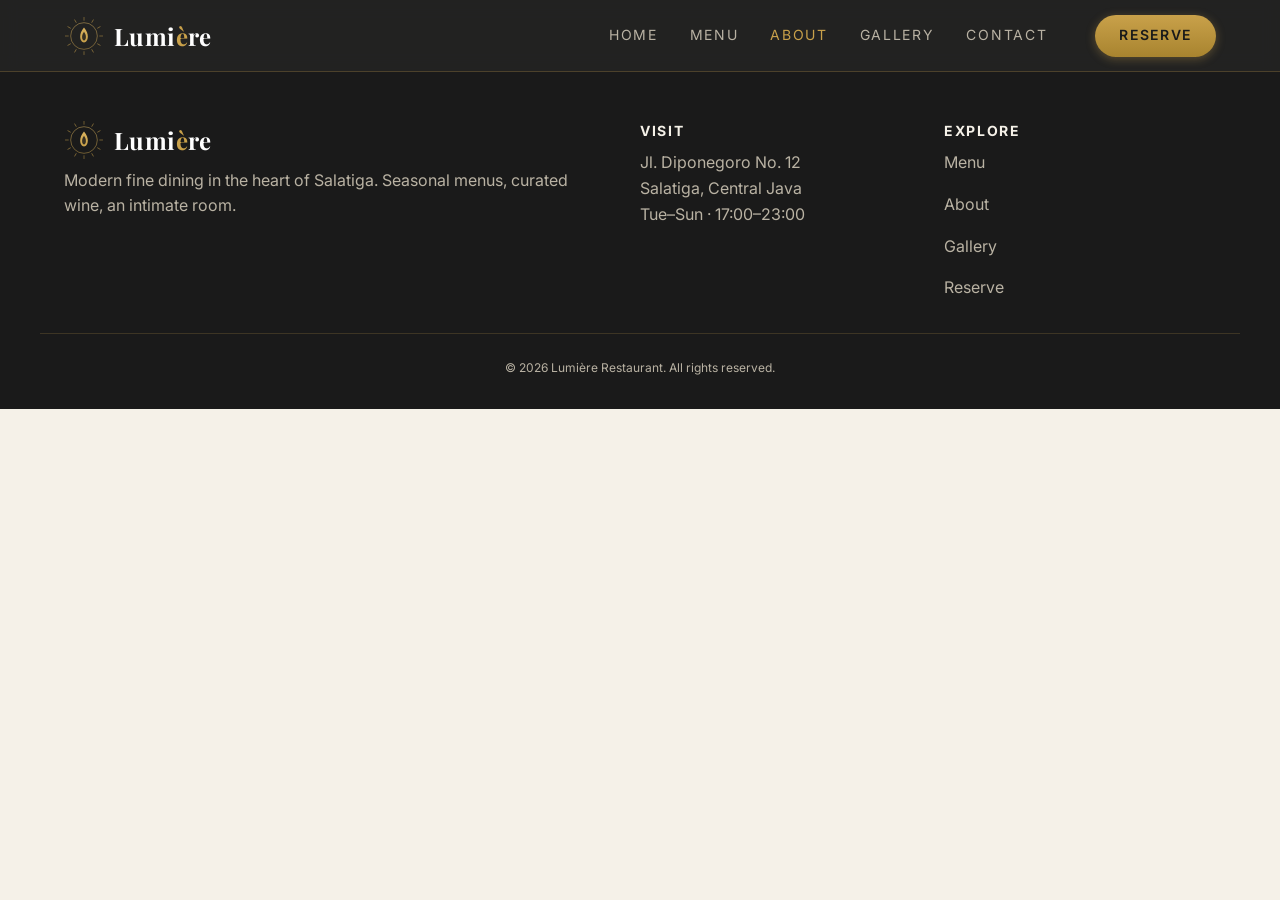
<file: about.html>
<!DOCTYPE html>
<html lang="en">

<head>
  <meta charset="UTF-8">
  <meta name="viewport" content="width=device-width, initial-scale=1">
  <title>About — Lumiere</title>
  <meta name="description" content="About Lumière: our story, our chef, and our values.">
  <link rel="preconnect" href="https://fonts.googleapis.com">
  <link rel="preconnect" href="https://fonts.gstatic.com" crossorigin>
  <link
    href="https://fonts.googleapis.com/css2?family=Playfair+Display:wght@500;600;700&family=Inter:wght@400;500;600&display=swap"
    rel="stylesheet">
  <link rel="icon" type="image/svg+xml" href="assets/logo-mark.svg">
  <link rel="stylesheet" href="css/about.css">
</head>

<body>
  <a class="skip-link" href="#main">Skip to content</a>
  <header class="nav" data-open="false">
    <div class="container nav-inner">
      <a class="nav-brand" href="index.html"><img class="brand-mark" src="assets/logo-mark.svg" alt="" width="32" height="32"><span class="brand-text"><span class="brand-word">Lumi<span>è</span>re</span></span></a>
      <button class="nav-toggle" aria-label="Toggle navigation" aria-expanded="false" aria-controls="nav-links">
        <span></span><span></span><span></span>
      </button>
      <nav id="nav-links" class="nav-links" aria-label="Primary">
        <a href="index.html">Home</a>
        <a href="menu.html">Menu</a>
        <a href="about.html">About</a>
        <a href="gallery.html">Gallery</a>
        <a href="contact.html">Contact</a>
        <a class="btn btn-primary" href="reservation.html">Reserve</a>
      </nav>
    </div>
  </header>

  <main id="main">
  </main>

  <footer class="footer">
    <div class="container footer-grid">
      <div>
        <p class="footer-brand"><img class="brand-mark" src="assets/logo-mark.svg" alt="" width="32" height="32"><span class="brand-text"><span class="brand-word">Lumi<span>è</span>re</span></span></p>
        <p>Modern fine dining in the heart of Salatiga. Seasonal menus, curated wine, an intimate room.</p>
      </div>
      <div>
        <h4>Visit</h4>
        <p>Jl. Diponegoro No. 12<br>Salatiga, Central Java</p>
        <p>Tue–Sun · 17:00–23:00</p>
      </div>
      <div>
        <h4>Explore</h4>
        <ul class="stack">
          <li><a href="menu.html">Menu</a></li>
          <li><a href="about.html">About</a></li>
          <li><a href="gallery.html">Gallery</a></li>
          <li><a href="reservation.html">Reserve</a></li>
        </ul>
      </div>
    </div>
    <div class="container footer-bottom">
      <p>© <span id="year">2026</span> Lumière Restaurant. All rights reserved.</p>
    </div>
  </footer>

  <script src="js/main.js"></script>
</body>

</html>
</file>
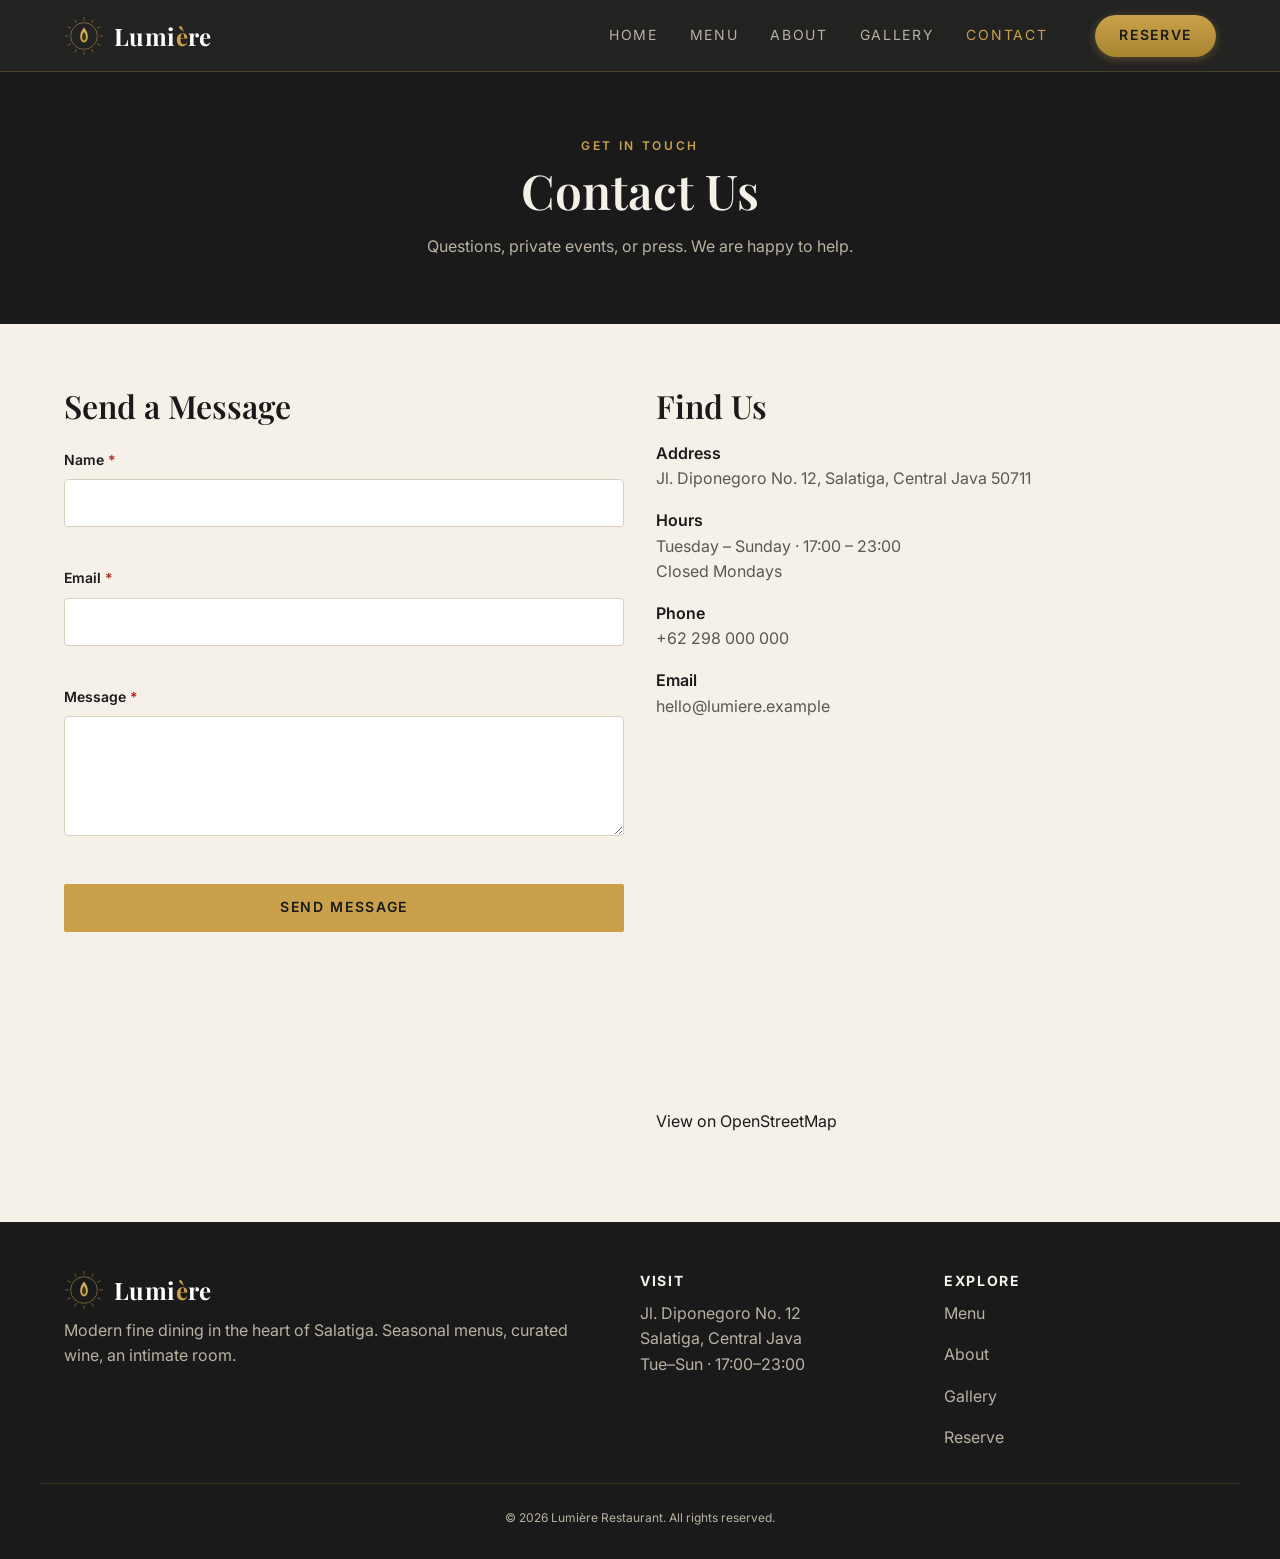
<file: contact.html>
<!DOCTYPE html>
<html lang="en">
<head>
  <meta charset="UTF-8">
  <meta name="viewport" content="width=device-width, initial-scale=1">
  <title>Contact — Lumiere</title>
  <meta name="description" content="Contact Lumière. Find us, our hours, and send us a message.">
  <link rel="preconnect" href="https://fonts.googleapis.com">
  <link rel="preconnect" href="https://fonts.gstatic.com" crossorigin>
  <link href="https://fonts.googleapis.com/css2?family=Playfair+Display:wght@500;600;700&family=Inter:wght@400;500;600&display=swap" rel="stylesheet">
  <link rel="icon" type="image/svg+xml" href="assets/logo-mark.svg">
  <link rel="stylesheet" href="css/contact.css">
</head>
<body>
  <a class="skip-link" href="#main">Skip to content</a>

  <header class="nav" data-open="false">
    <div class="container nav-inner">
      <a class="nav-brand" href="index.html"><img class="brand-mark" src="assets/logo-mark.svg" alt="" width="32" height="32"><span class="brand-text"><span class="brand-word">Lumi<span>è</span>re</span></span></a>
      <button class="nav-toggle" aria-label="Toggle navigation" aria-expanded="false" aria-controls="nav-links">
        <span></span><span></span><span></span>
      </button>
      <nav id="nav-links" class="nav-links" aria-label="Primary">
        <a href="index.html">Home</a>
        <a href="menu.html">Menu</a>
        <a href="about.html">About</a>
        <a href="gallery.html">Gallery</a>
        <a href="contact.html">Contact</a>
        <a class="btn btn-primary" href="reservation.html">Reserve</a>
      </nav>
    </div>
  </header>

  <main id="main">
    <section class="page-header">
      <div class="container">
        <span class="eyebrow">Get In Touch</span>
        <h1>Contact Us</h1>
        <p>Questions, private events, or press. We are happy to help.</p>
      </div>
    </section>

    <section class="section">
      <div class="container info-grid">
        <!-- Contact form -->
        <div>
          <h2 style="margin-bottom:var(--sp-3)">Send a Message</h2>
          <form class="form" data-validate-form data-success-msg="Thank you for reaching out. We will reply by email soon." novalidate>
            <div class="field">
              <label for="c-name">Name <span class="req" aria-hidden="true">*</span></label>
              <input id="c-name" name="name" type="text" autocomplete="name" data-validate="required" aria-describedby="c-name-err">
              <p class="error" id="c-name-err" aria-live="polite"></p>
            </div>
            <div class="field">
              <label for="c-email">Email <span class="req" aria-hidden="true">*</span></label>
              <input id="c-email" name="email" type="email" autocomplete="email" data-validate="required email" aria-describedby="c-email-err">
              <p class="error" id="c-email-err" aria-live="polite"></p>
            </div>
            <div class="field">
              <label for="c-message">Message <span class="req" aria-hidden="true">*</span></label>
              <textarea id="c-message" name="message" data-validate="required" aria-describedby="c-message-err"></textarea>
              <p class="error" id="c-message-err" aria-live="polite"></p>
            </div>
            <p class="form-status" role="status" aria-live="polite"></p>
            <button type="submit" class="btn btn-primary" style="width:100%">Send Message</button>
          </form>
        </div>

        <!-- Info + map -->
        <div class="stack">
          <h2>Find Us</h2>
          <dl class="info-list">
            <dt>Address</dt>
            <dd>Jl. Diponegoro No. 12, Salatiga, Central Java 50711</dd>
            <dt>Hours</dt>
            <dd>Tuesday – Sunday · 17:00 – 23:00<br>Closed Mondays</dd>
            <dt>Phone</dt>
            <dd><a href="tel:+62298000000">+62 298 000 000</a></dd>
            <dt>Email</dt>
            <dd><a href="mailto:hello@lumiere.example">hello@lumiere.example</a></dd>
          </dl>
          <iframe
            class="map-frame"
            title="Map showing Lumière in Salatiga"
            src="https://www.openstreetmap.org/export/embed.html?bbox=110.49%2C-7.34%2C110.51%2C-7.32&layer=mapnik&marker=-7.33%2C110.50"
            loading="lazy"></iframe>
          <p class="field"><a href="https://www.openstreetmap.org/?mlat=-7.33&mlon=110.50#map=16/-7.33/110.50" target="_blank" rel="noopener">View on OpenStreetMap</a></p>
        </div>
      </div>
    </section>
  </main>

  <footer class="footer">
    <div class="container footer-grid">
      <div>
        <p class="footer-brand"><img class="brand-mark" src="assets/logo-mark.svg" alt="" width="32" height="32"><span class="brand-text"><span class="brand-word">Lumi<span>è</span>re</span></span></p>
        <p>Modern fine dining in the heart of Salatiga. Seasonal menus, curated wine, an intimate room.</p>
      </div>
      <div>
        <h4>Visit</h4>
        <p>Jl. Diponegoro No. 12<br>Salatiga, Central Java</p>
        <p>Tue–Sun · 17:00–23:00</p>
      </div>
      <div>
        <h4>Explore</h4>
        <ul class="stack">
          <li><a href="menu.html">Menu</a></li>
          <li><a href="about.html">About</a></li>
          <li><a href="gallery.html">Gallery</a></li>
          <li><a href="reservation.html">Reserve</a></li>
        </ul>
      </div>
    </div>
    <div class="container footer-bottom">
      <p>© <span id="year">2026</span> Lumière Restaurant. All rights reserved.</p>
    </div>
  </footer>

  <script src="js/main.js"></script>
</body>
</html>
</file>
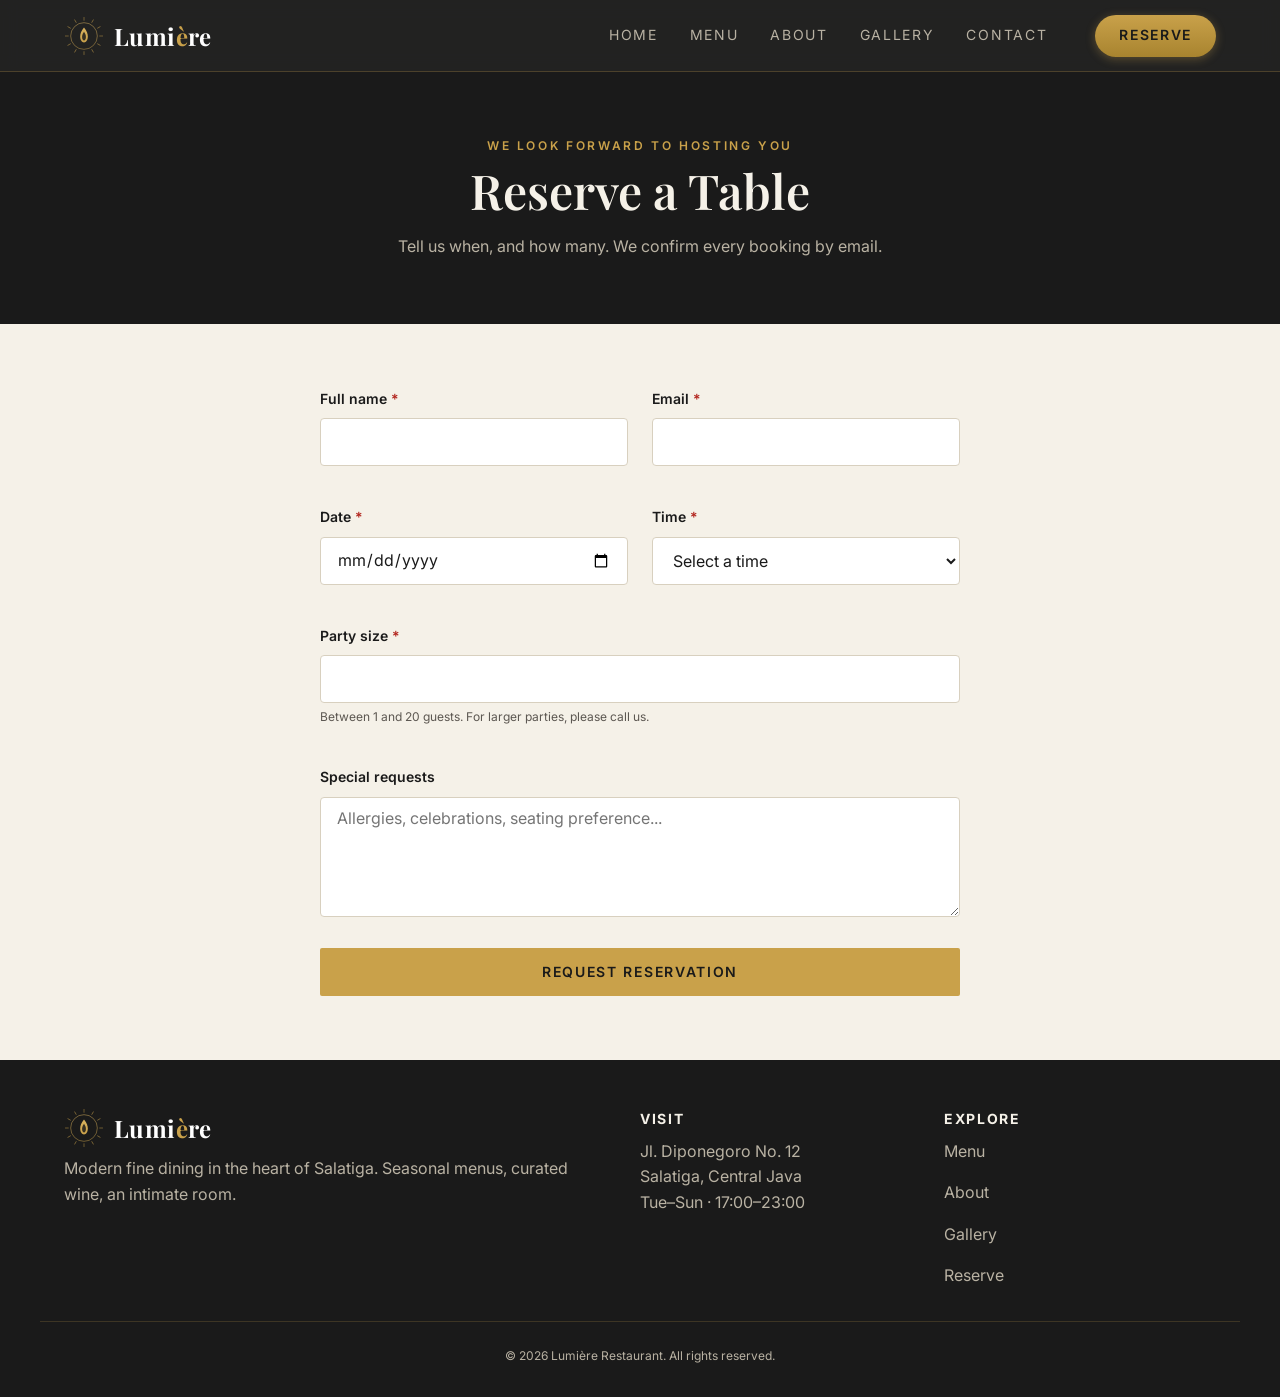
<file: reservation.html>
<!DOCTYPE html>
<html lang="en">
<head>
  <meta charset="UTF-8">
  <meta name="viewport" content="width=device-width, initial-scale=1">
  <title>Reservations — Lumiere</title>
  <meta name="description" content="Reserve a table at Lumière. Choose your date, time and party size.">
  <link rel="preconnect" href="https://fonts.googleapis.com">
  <link rel="preconnect" href="https://fonts.gstatic.com" crossorigin>
  <link href="https://fonts.googleapis.com/css2?family=Playfair+Display:wght@500;600;700&family=Inter:wght@400;500;600&display=swap" rel="stylesheet">
  <link rel="icon" type="image/svg+xml" href="assets/logo-mark.svg">
  <link rel="stylesheet" href="css/reservation.css">
</head>
<body>
  <a class="skip-link" href="#main">Skip to content</a>

  <header class="nav" data-open="false">
    <div class="container nav-inner">
      <a class="nav-brand" href="index.html"><img class="brand-mark" src="assets/logo-mark.svg" alt="" width="32" height="32"><span class="brand-text"><span class="brand-word">Lumi<span>è</span>re</span></span></a>
      <button class="nav-toggle" aria-label="Toggle navigation" aria-expanded="false" aria-controls="nav-links">
        <span></span><span></span><span></span>
      </button>
      <nav id="nav-links" class="nav-links" aria-label="Primary">
        <a href="index.html">Home</a>
        <a href="menu.html">Menu</a>
        <a href="about.html">About</a>
        <a href="gallery.html">Gallery</a>
        <a href="contact.html">Contact</a>
        <a class="btn btn-primary" href="reservation.html">Reserve</a>
      </nav>
    </div>
  </header>

  <main id="main">
    <section class="page-header">
      <div class="container">
        <span class="eyebrow">We Look Forward To Hosting You</span>
        <h1>Reserve a Table</h1>
        <p>Tell us when, and how many. We confirm every booking by email.</p>
      </div>
    </section>

    <section class="section">
      <div class="container">
        <form class="form" data-validate-form data-success-msg="Thank you. Your reservation request has been received. We will confirm by email shortly." novalidate>
          <div class="form-row form-row-2">
            <div class="field">
              <label for="r-name">Full name <span class="req" aria-hidden="true">*</span></label>
              <input id="r-name" name="name" type="text" autocomplete="name" data-validate="required" aria-describedby="r-name-err">
              <p class="error" id="r-name-err" aria-live="polite"></p>
            </div>
            <div class="field">
              <label for="r-email">Email <span class="req" aria-hidden="true">*</span></label>
              <input id="r-email" name="email" type="email" autocomplete="email" data-validate="required email" aria-describedby="r-email-err">
              <p class="error" id="r-email-err" aria-live="polite"></p>
            </div>
          </div>

          <div class="form-row form-row-2">
            <div class="field">
              <label for="r-date">Date <span class="req" aria-hidden="true">*</span></label>
              <input id="r-date" name="date" type="date" data-validate="required date" aria-describedby="r-date-err">
              <p class="error" id="r-date-err" aria-live="polite"></p>
            </div>
            <div class="field">
              <label for="r-time">Time <span class="req" aria-hidden="true">*</span></label>
              <select id="r-time" name="time" data-validate="required time" aria-describedby="r-time-err">
                <option value="">Select a time</option>
                <option>17:00</option><option>17:30</option><option>18:00</option>
                <option>18:30</option><option>19:00</option><option>19:30</option>
                <option>20:00</option><option>20:30</option><option>21:00</option>
              </select>
              <p class="error" id="r-time-err" aria-live="polite"></p>
            </div>
          </div>

          <div class="field">
            <label for="r-guests">Party size <span class="req" aria-hidden="true">*</span></label>
            <input id="r-guests" name="guests" type="number" min="1" max="20" inputmode="numeric" data-validate="required guests" aria-describedby="r-guests-help r-guests-err">
            <p class="help" id="r-guests-help">Between 1 and 20 guests. For larger parties, please call us.</p>
            <p class="error" id="r-guests-err" aria-live="polite"></p>
          </div>

          <div class="field">
            <label for="r-notes">Special requests</label>
            <textarea id="r-notes" name="notes" placeholder="Allergies, celebrations, seating preference..."></textarea>
          </div>

          <p class="form-status" role="status" aria-live="polite"></p>
          <button type="submit" class="btn btn-primary" style="width:100%">Request Reservation</button>
        </form>
      </div>
    </section>
  </main>

  <footer class="footer">
    <div class="container footer-grid">
      <div>
        <p class="footer-brand"><img class="brand-mark" src="assets/logo-mark.svg" alt="" width="32" height="32"><span class="brand-text"><span class="brand-word">Lumi<span>è</span>re</span></span></p>
        <p>Modern fine dining in the heart of Salatiga. Seasonal menus, curated wine, an intimate room.</p>
      </div>
      <div>
        <h4>Visit</h4>
        <p>Jl. Diponegoro No. 12<br>Salatiga, Central Java</p>
        <p>Tue–Sun · 17:00–23:00</p>
      </div>
      <div>
        <h4>Explore</h4>
        <ul class="stack">
          <li><a href="menu.html">Menu</a></li>
          <li><a href="about.html">About</a></li>
          <li><a href="gallery.html">Gallery</a></li>
          <li><a href="reservation.html">Reserve</a></li>
        </ul>
      </div>
    </div>
    <div class="container footer-bottom">
      <p>© <span id="year">2026</span> Lumière Restaurant. All rights reserved.</p>
    </div>
  </footer>

  <script src="js/main.js"></script>
</body>
</html>
</file>
<file: css/about.css>
:root {
  /* Color */
  --charcoal: #1a1a1a;
  --charcoal-90: #262626;
  --charcoal-80: #333333;
  --gold: #c9a14a;
  --gold-dark: #a8842f;
  --cream: #f5f1e8;
  --cream-dark: #e8e1d0;
  --white: #ffffff;
  --text: #1a1a1a;
  --text-muted: #5c5751;
  --text-on-dark: #f5f1e8;
  --text-on-dark-muted: #b9b2a3;
  --error: #b3261e;
  --success: #2e7d32;
  --border: #d8d0bf;

  /* Type scale */
  --fs-12: 0.75rem;
  --fs-14: 0.875rem;
  --fs-16: 1rem;
  --fs-18: 1.125rem;
  --fs-24: 1.5rem;
  --fs-32: 2rem;
  --fs-48: clamp(2.25rem, 6vw, 3rem);
  --fs-hero: clamp(2.75rem, 9vw, 4.5rem);

  /* Spacing (8pt rhythm) */
  --sp-1: 0.5rem;
  --sp-2: 1rem;
  --sp-3: 1.5rem;
  --sp-4: 2rem;
  --sp-6: 3rem;
  --sp-8: 4rem;
  --sp-12: 6rem;

  /* Misc */
  --radius: 4px;
  --maxw: 1200px;
  --nav-h: 72px;
  --shadow-sm: 0 1px 3px rgba(26, 26, 26, .08);
  --shadow-md: 0 8px 24px rgba(26, 26, 26, .12);
  --ease: cubic-bezier(.2, .7, .3, 1);
  --dur: 220ms;
}

*,
*::before,
*::after {
  box-sizing: border-box;
  margin: 0;
  padding: 0;
}

html {
  scroll-behavior: smooth;
  -webkit-text-size-adjust: 100%;
}

@media (prefers-reduced-motion: reduce) {
  html {
    scroll-behavior: auto;
  }

  *,
  *::before,
  *::after {
    animation-duration: .01ms !important;
    transition-duration: .01ms !important;
  }
}

img {
  max-width: 100%;
  height: auto;
  display: block;
}

a {
  color: inherit;
  text-decoration: none;
}

button {
  font: inherit;
  cursor: pointer;
  border: none;
  background: none;
}

ul {
  list-style: none;
}

body {
  font-family: 'Inter', system-ui, sans-serif;
  font-size: var(--fs-16);
  line-height: 1.6;
  color: var(--text);
  background: var(--cream);
  -webkit-font-smoothing: antialiased;
}

h1,
h2,
h3 {
  font-family: 'Playfair Display', Georgia, serif;
  font-weight: 600;
  line-height: 1.15;
  color: var(--charcoal);
}

h1 {
  font-size: var(--fs-48);
}

h2 {
  font-size: var(--fs-32);
}

h3 {
  font-size: var(--fs-24);
}

.container {
  width: 100%;
  max-width: var(--maxw);
  margin: 0 auto;
  padding: 0 var(--sp-3);
}

.stack > * + * {
  margin-top: var(--sp-2);
}

.btn {
  display: inline-flex;
  align-items: center;
  justify-content: center;
  gap: .5rem;
  min-height: 48px;
  padding: 0 var(--sp-4);
  font-size: var(--fs-14);
  font-weight: 600;
  letter-spacing: .12em;
  text-transform: uppercase;
  border-radius: 2px;
  transition:
    background var(--dur) var(--ease),
    color var(--dur) var(--ease),
    transform var(--dur) var(--ease);
}

.btn:active {
  transform: scale(.98);
}

.btn-primary {
  background: var(--gold);
  color: var(--charcoal);
}

.btn-primary:hover {
  background: var(--gold-dark);
  color: var(--white);
}

:focus-visible {
  outline: 3px solid var(--gold);
  outline-offset: 2px;
  border-radius: var(--radius);
}

.skip-link {
  position: absolute;
  left: -999px;
  top: 0;
  z-index: 2000;
  background: var(--charcoal);
  color: var(--cream);
  padding: var(--sp-1) var(--sp-2);
}

.skip-link:focus {
  left: var(--sp-2);
  top: var(--sp-2);
}

.nav {
  position: sticky;
  top: 0;
  z-index: 100;
  height: var(--nav-h);
  background: rgba(26, 26, 26, .96);
  backdrop-filter: blur(8px);
  border-bottom: 1px solid rgba(201, 161, 74, .25);
}

.nav-inner {
  display: flex;
  align-items: center;
  justify-content: space-between;
  height: 100%;
}

.nav-brand {
  font-family: 'Playfair Display', serif;
  font-size: var(--fs-24);
  font-weight: 700;
  color: var(--cream);
  letter-spacing: .04em;
}

.nav-brand span {
  color: var(--gold);
}

.nav-toggle {
  display: inline-flex;
  flex-direction: column;
  gap: 5px;
  padding: 10px;
  color: var(--cream);
}

.nav-toggle span {
  width: 26px;
  height: 2px;
  background: currentColor;
  transition:
    transform var(--dur) var(--ease),
    opacity var(--dur);
}

.nav[data-open="true"] .nav-toggle span:nth-child(1) {
  transform: translateY(7px) rotate(45deg);
}

.nav[data-open="true"] .nav-toggle span:nth-child(2) {
  opacity: 0;
}

.nav[data-open="true"] .nav-toggle span:nth-child(3) {
  transform: translateY(-7px) rotate(-45deg);
}

.nav-links {
  display: none;
}

.nav-links a {
  display: block;
  padding: var(--sp-2) 0;
  color: var(--text-on-dark-muted);
  font-size: var(--fs-14);
  letter-spacing: .12em;
  text-transform: uppercase;
  transition: color var(--dur);
}

.nav-links a:hover {
  color: var(--cream);
}

.nav-links a[aria-current="page"] {
  color: var(--gold);
}

.nav-links a.btn-primary {
  color: var(--charcoal);
  display: inline-flex;
  min-height: 42px;
  padding: 0 var(--sp-3);
  border-radius: 999px;
  background: linear-gradient(180deg, var(--gold), var(--gold-dark));
  box-shadow: 0 2px 10px rgba(201, 161, 74, .35);
  transition:
    background var(--dur) var(--ease),
    box-shadow var(--dur) var(--ease),
    transform var(--dur) var(--ease);
}

.nav-links a.btn-primary:hover {
  color: var(--charcoal);
  background: linear-gradient(180deg, #d9b25e, var(--gold));
  box-shadow: 0 4px 16px rgba(201, 161, 74, .5);
  transform: translateY(-1px);
}

/* Mobile drawer */
@media (max-width: 1023px) {
  .nav-links {
    position: fixed;
    inset: var(--nav-h) 0 auto 0;
    background: var(--charcoal);
    padding: var(--sp-2) var(--sp-3) var(--sp-4);
    border-bottom: 1px solid rgba(201, 161, 74, .25);
    transform: translateY(-12px);
    opacity: 0;
    pointer-events: none;
    transition:
      transform var(--dur) var(--ease),
      opacity var(--dur);
  }

  .nav[data-open="true"] .nav-links {
    display: block;
    transform: none;
    opacity: 1;
    pointer-events: auto;
  }

  .nav-links .btn {
    margin-top: var(--sp-2);
    width: 100%;
  }
}

@media (min-width: 1024px) {
  .nav-toggle {
    display: none;
  }

  .nav-links {
    display: flex;
    align-items: center;
    gap: var(--sp-4);
  }

  .nav-links a {
    padding: 0;
  }

  .nav-links .btn {
    margin-left: var(--sp-2);
  }
}

.footer {
  background: var(--charcoal);
  color: var(--text-on-dark-muted);
  padding: var(--sp-6) 0 var(--sp-4);
}

.footer-grid {
  display: grid;
  gap: var(--sp-4);
}

@media (min-width: 768px) {
  .footer-grid {
    grid-template-columns: 2fr 1fr 1fr;
  }
}

.footer-brand {
  font-family: 'Playfair Display', serif;
  font-size: var(--fs-24);
  color: var(--cream);
}

.footer-brand span {
  color: var(--gold);
}

.footer h4 {
  color: var(--cream);
  font-size: var(--fs-14);
  letter-spacing: .12em;
  text-transform: uppercase;
  margin-bottom: var(--sp-1);
  font-family: 'Inter', sans-serif;
}

.footer a:hover {
  color: var(--cream);
}

.footer-bottom {
  margin-top: var(--sp-4);
  padding-top: var(--sp-3);
  border-top: 1px solid rgba(201, 161, 74, .2);
  font-size: var(--fs-12);
  text-align: center;
}

.sr-only {
  position: absolute;
  width: 1px;
  height: 1px;
  padding: 0;
  margin: -1px;
  overflow: hidden;
  clip: rect(0 0 0 0);
  white-space: nowrap;
  border: 0;
}



/* Logo lockup: emblem + wordmark + tagline */
.nav-brand,
.footer-brand {
  display: inline-flex;
  align-items: center;
  gap: .6rem;
}
.nav-brand .brand-mark,
.footer-brand .brand-mark {
  width: 40px;
  height: 40px;
  flex-shrink: 0;
}
.brand-text {
  display: inline-flex;
  flex-direction: column;
  line-height: 1;
}
.nav-brand .brand-word,
.footer-brand .brand-word {
  font-family: 'Playfair Display', serif;
  font-size: var(--fs-24);
  font-weight: 700;
  letter-spacing: .02em;
  color: #fff;
}
.nav-brand .brand-word span,
.footer-brand .brand-word span {
  color: var(--gold);
}
</file>
<file: css/contact.css>
:root {
  /* Color */
  --charcoal: #1a1a1a;
  --charcoal-90: #262626;
  --charcoal-80: #333333;
  --gold: #c9a14a;
  --gold-dark: #a8842f;
  --cream: #f5f1e8;
  --cream-dark: #e8e1d0;
  --white: #ffffff;
  --text: #1a1a1a;
  --text-muted: #5c5751;
  --text-on-dark: #f5f1e8;
  --text-on-dark-muted: #b9b2a3;
  --error: #b3261e;
  --success: #2e7d32;
  --border: #d8d0bf;

  /* Type scale */
  --fs-12: 0.75rem;
  --fs-14: 0.875rem;
  --fs-16: 1rem;
  --fs-18: 1.125rem;
  --fs-24: 1.5rem;
  --fs-32: 2rem;
  --fs-48: clamp(2.25rem, 6vw, 3rem);
  --fs-hero: clamp(2.75rem, 9vw, 4.5rem);

  /* Spacing (8pt rhythm) */
  --sp-1: 0.5rem;
  --sp-2: 1rem;
  --sp-3: 1.5rem;
  --sp-4: 2rem;
  --sp-6: 3rem;
  --sp-8: 4rem;
  --sp-12: 6rem;

  /* Misc */
  --radius: 4px;
  --maxw: 1200px;
  --nav-h: 72px;
  --shadow-sm: 0 1px 3px rgba(26, 26, 26, .08);
  --shadow-md: 0 8px 24px rgba(26, 26, 26, .12);
  --ease: cubic-bezier(.2, .7, .3, 1);
  --dur: 220ms;
}

*,
*::before,
*::after {
  box-sizing: border-box;
  margin: 0;
  padding: 0;
}

html {
  scroll-behavior: smooth;
  -webkit-text-size-adjust: 100%;
}

@media (prefers-reduced-motion: reduce) {
  html {
    scroll-behavior: auto;
  }

  *,
  *::before,
  *::after {
    animation-duration: .01ms !important;
    transition-duration: .01ms !important;
  }
}

img {
  max-width: 100%;
  height: auto;
  display: block;
}

a {
  color: inherit;
  text-decoration: none;
}

button {
  font: inherit;
  cursor: pointer;
  border: none;
  background: none;
}

ul {
  list-style: none;
}

body {
  font-family: 'Inter', system-ui, sans-serif;
  font-size: var(--fs-16);
  line-height: 1.6;
  color: var(--text);
  background: var(--cream);
  -webkit-font-smoothing: antialiased;
}

h1,
h2,
h3,
.display {
  font-family: 'Playfair Display', Georgia, serif;
  font-weight: 600;
  line-height: 1.15;
  color: var(--charcoal);
}

h1 {
  font-size: var(--fs-48);
}

h2 {
  font-size: var(--fs-32);
}

h3 {
  font-size: var(--fs-24);
}

.eyebrow {
  font-size: var(--fs-12);
  letter-spacing: .22em;
  text-transform: uppercase;
  color: var(--gold-dark);
  font-weight: 600;
}

.lead {
  font-size: var(--fs-18);
  color: var(--text-muted);
  max-width: 60ch;
}

.container {
  width: 100%;
  max-width: var(--maxw);
  margin: 0 auto;
  padding: 0 var(--sp-3);
}

.section {
  padding: var(--sp-8) 0;
}

.section-tight {
  padding: var(--sp-6) 0;
}

.text-center {
  text-align: center;
}

.stack > * + * {
  margin-top: var(--sp-2);
}

.section-head {
  max-width: 60ch;
  margin: 0 auto var(--sp-6);
  text-align: center;
}

.section-head .eyebrow {
  display: block;
  margin-bottom: var(--sp-1);
}

.btn {
  display: inline-flex;
  align-items: center;
  justify-content: center;
  gap: .5rem;
  min-height: 48px;
  padding: 0 var(--sp-4);
  font-size: var(--fs-14);
  font-weight: 600;
  letter-spacing: .12em;
  text-transform: uppercase;
  border-radius: 2px;
  transition:
    background var(--dur) var(--ease),
    color var(--dur) var(--ease),
    transform var(--dur) var(--ease);
}

.btn:active {
  transform: scale(.98);
}

.btn-primary {
  background: var(--gold);
  color: var(--charcoal);
}

.btn-primary:hover {
  background: var(--gold-dark);
  color: var(--white);
}

.btn-ghost {
  border: 1px solid var(--gold);
  color: var(--charcoal);
}

.btn-ghost:hover {
  background: var(--gold);
  color: var(--charcoal);
}

.btn-on-dark {
  border: 1px solid var(--text-on-dark);
  color: var(--text-on-dark);
}

.btn-on-dark:hover {
  background: var(--text-on-dark);
  color: var(--charcoal);
}

:focus-visible {
  outline: 3px solid var(--gold);
  outline-offset: 2px;
  border-radius: var(--radius);
}

.skip-link {
  position: absolute;
  left: -999px;
  top: 0;
  z-index: 2000;
  background: var(--charcoal);
  color: var(--cream);
  padding: var(--sp-1) var(--sp-2);
}

.skip-link:focus {
  left: var(--sp-2);
  top: var(--sp-2);
}

.nav {
  position: sticky;
  top: 0;
  z-index: 100;
  height: var(--nav-h);
  background: rgba(26, 26, 26, .96);
  backdrop-filter: blur(8px);
  border-bottom: 1px solid rgba(201, 161, 74, .25);
}

.nav-inner {
  display: flex;
  align-items: center;
  justify-content: space-between;
  height: 100%;
}

.nav-brand {
  font-family: 'Playfair Display', serif;
  font-size: var(--fs-24);
  font-weight: 700;
  color: var(--cream);
  letter-spacing: .04em;
}

.nav-brand span {
  color: var(--gold);
}

.nav-toggle {
  display: inline-flex;
  flex-direction: column;
  gap: 5px;
  padding: 10px;
  color: var(--cream);
}

.nav-toggle span {
  width: 26px;
  height: 2px;
  background: currentColor;
  transition:
    transform var(--dur) var(--ease),
    opacity var(--dur);
}

.nav[data-open="true"] .nav-toggle span:nth-child(1) {
  transform: translateY(7px) rotate(45deg);
}

.nav[data-open="true"] .nav-toggle span:nth-child(2) {
  opacity: 0;
}

.nav[data-open="true"] .nav-toggle span:nth-child(3) {
  transform: translateY(-7px) rotate(-45deg);
}

.nav-links {
  display: none;
}

.nav-links a {
  display: block;
  padding: var(--sp-2) 0;
  color: var(--text-on-dark-muted);
  font-size: var(--fs-14);
  letter-spacing: .12em;
  text-transform: uppercase;
  transition: color var(--dur);
}

.nav-links a:hover {
  color: var(--cream);
}

.nav-links a[aria-current="page"] {
  color: var(--gold);
}

.nav-links a.btn-primary {
  color: var(--charcoal);
  display: inline-flex;
  min-height: 42px;
  padding: 0 var(--sp-3);
  border-radius: 999px;
  background: linear-gradient(180deg, var(--gold), var(--gold-dark));
  box-shadow: 0 2px 10px rgba(201, 161, 74, .35);
  transition:
    background var(--dur) var(--ease),
    box-shadow var(--dur) var(--ease),
    transform var(--dur) var(--ease);
}

.nav-links a.btn-primary:hover {
  color: var(--charcoal);
  background: linear-gradient(180deg, #d9b25e, var(--gold));
  box-shadow: 0 4px 16px rgba(201, 161, 74, .5);
  transform: translateY(-1px);
}

/* Mobile drawer */
@media (max-width: 1023px) {
  .nav-links {
    position: fixed;
    inset: var(--nav-h) 0 auto 0;
    background: var(--charcoal);
    padding: var(--sp-2) var(--sp-3) var(--sp-4);
    border-bottom: 1px solid rgba(201, 161, 74, .25);
    transform: translateY(-12px);
    opacity: 0;
    pointer-events: none;
    transition:
      transform var(--dur) var(--ease),
      opacity var(--dur);
  }

  .nav[data-open="true"] .nav-links {
    display: block;
    transform: none;
    opacity: 1;
    pointer-events: auto;
  }

  .nav-links .btn {
    margin-top: var(--sp-2);
    width: 100%;
  }
}

@media (min-width: 1024px) {
  .nav-toggle {
    display: none;
  }

  .nav-links {
    display: flex;
    align-items: center;
    gap: var(--sp-4);
  }

  .nav-links a {
    padding: 0;
  }

  .nav-links .btn {
    margin-left: var(--sp-2);
  }
}

.page-header {
  background: var(--charcoal);
  color: var(--cream);
  text-align: center;
  padding: var(--sp-8) 0;
}

.page-header h1 {
  color: var(--cream);
}

.page-header .eyebrow {
  color: var(--gold);
  display: block;
  margin-bottom: var(--sp-1);
}

.page-header p {
  color: var(--text-on-dark-muted);
  max-width: 50ch;
  margin: var(--sp-2) auto 0;
}

.form {
  max-width: 640px;
  margin: 0 auto;
}

.form-row {
  display: grid;
  gap: var(--sp-3);
}

@media (min-width: 768px) {
  .form-row-2 {
    grid-template-columns: 1fr 1fr;
  }
}

.field {
  margin-bottom: var(--sp-3);
}

.field label {
  display: block;
  font-size: var(--fs-14);
  font-weight: 600;
  margin-bottom: var(--sp-1);
}

.field .req {
  color: var(--error);
}

.field input,
.field select,
.field textarea {
  width: 100%;
  min-height: 48px;
  padding: 0 var(--sp-2);
  font: inherit;
  color: var(--text);
  background: var(--white);
  border: 1px solid var(--border);
  border-radius: var(--radius);
  transition:
    border-color var(--dur),
    box-shadow var(--dur);
}

.field textarea {
  min-height: 120px;
  padding: var(--sp-1) var(--sp-2);
  resize: vertical;
}

.field input:focus,
.field select:focus,
.field textarea:focus {
  border-color: var(--gold);
  box-shadow: 0 0 0 3px rgba(201, 161, 74, .2);
  outline: none;
}

.field .help {
  font-size: var(--fs-12);
  color: var(--text-muted);
  margin-top: 4px;
}

.field .error {
  font-size: var(--fs-12);
  color: var(--error);
  margin-top: 4px;
  min-height: 1em;
}

.field input[aria-invalid="true"],
.field select[aria-invalid="true"],
.field textarea[aria-invalid="true"] {
  border-color: var(--error);
}

.form-status {
  margin-top: var(--sp-2);
  padding: var(--sp-2);
  border-radius: var(--radius);
  font-size: var(--fs-14);
  display: none;
}

.form-status[data-state="success"] {
  display: block;
  background: rgba(46, 125, 50, .1);
  color: var(--success);
  border: 1px solid var(--success);
}

.form-status[data-state="error"] {
  display: block;
  background: rgba(179, 38, 30, .08);
  color: var(--error);
  border: 1px solid var(--error);
}

.info-grid {
  display: grid;
  gap: var(--sp-4);
}

@media (min-width: 1024px) {
  .info-grid {
    grid-template-columns: 1fr 1fr;
  }
}

.info-list dt {
  font-weight: 600;
  margin-top: var(--sp-2);
}

.info-list dd {
  color: var(--text-muted);
}

.map-frame {
  width: 100%;
  aspect-ratio: 16 / 10;
  border: 0;
  border-radius: var(--radius);
}

.footer {
  background: var(--charcoal);
  color: var(--text-on-dark-muted);
  padding: var(--sp-6) 0 var(--sp-4);
}

.footer-grid {
  display: grid;
  gap: var(--sp-4);
}

@media (min-width: 768px) {
  .footer-grid {
    grid-template-columns: 2fr 1fr 1fr;
  }
}

.footer-brand {
  font-family: 'Playfair Display', serif;
  font-size: var(--fs-24);
  color: var(--cream);
}

.footer-brand span {
  color: var(--gold);
}

.footer h4 {
  color: var(--cream);
  font-size: var(--fs-14);
  letter-spacing: .12em;
  text-transform: uppercase;
  margin-bottom: var(--sp-1);
  font-family: 'Inter', sans-serif;
}

.footer a:hover {
  color: var(--cream);
}

.footer-bottom {
  margin-top: var(--sp-4);
  padding-top: var(--sp-3);
  border-top: 1px solid rgba(201, 161, 74, .2);
  font-size: var(--fs-12);
  text-align: center;
}

.sr-only {
  position: absolute;
  width: 1px;
  height: 1px;
  padding: 0;
  margin: -1px;
  overflow: hidden;
  clip: rect(0 0 0 0);
  white-space: nowrap;
  border: 0;
}



/* Logo lockup: emblem + wordmark + tagline */
.nav-brand,
.footer-brand {
  display: inline-flex;
  align-items: center;
  gap: .6rem;
}
.nav-brand .brand-mark,
.footer-brand .brand-mark {
  width: 40px;
  height: 40px;
  flex-shrink: 0;
}
.brand-text {
  display: inline-flex;
  flex-direction: column;
  line-height: 1;
}
.nav-brand .brand-word,
.footer-brand .brand-word {
  font-family: 'Playfair Display', serif;
  font-size: var(--fs-24);
  font-weight: 700;
  letter-spacing: .02em;
  color: #fff;
}
.nav-brand .brand-word span,
.footer-brand .brand-word span {
  color: var(--gold);
}
</file>
<file: css/reservation.css>
:root {
  /* Color */
  --charcoal: #1a1a1a;
  --charcoal-90: #262626;
  --charcoal-80: #333333;
  --gold: #c9a14a;
  --gold-dark: #a8842f;
  --cream: #f5f1e8;
  --cream-dark: #e8e1d0;
  --white: #ffffff;
  --text: #1a1a1a;
  --text-muted: #5c5751;
  --text-on-dark: #f5f1e8;
  --text-on-dark-muted: #b9b2a3;
  --error: #b3261e;
  --success: #2e7d32;
  --border: #d8d0bf;

  /* Type scale */
  --fs-12: 0.75rem;
  --fs-14: 0.875rem;
  --fs-16: 1rem;
  --fs-18: 1.125rem;
  --fs-24: 1.5rem;
  --fs-32: 2rem;
  --fs-48: clamp(2.25rem, 6vw, 3rem);
  --fs-hero: clamp(2.75rem, 9vw, 4.5rem);

  /* Spacing (8pt rhythm) */
  --sp-1: 0.5rem;
  --sp-2: 1rem;
  --sp-3: 1.5rem;
  --sp-4: 2rem;
  --sp-6: 3rem;
  --sp-8: 4rem;
  --sp-12: 6rem;

  /* Misc */
  --radius: 4px;
  --maxw: 1200px;
  --nav-h: 72px;
  --shadow-sm: 0 1px 3px rgba(26, 26, 26, .08);
  --shadow-md: 0 8px 24px rgba(26, 26, 26, .12);
  --ease: cubic-bezier(.2, .7, .3, 1);
  --dur: 220ms;
}

*,
*::before,
*::after {
  box-sizing: border-box;
  margin: 0;
  padding: 0;
}

html {
  scroll-behavior: smooth;
  -webkit-text-size-adjust: 100%;
}

@media (prefers-reduced-motion: reduce) {
  html {
    scroll-behavior: auto;
  }

  *,
  *::before,
  *::after {
    animation-duration: .01ms !important;
    transition-duration: .01ms !important;
  }
}

img {
  max-width: 100%;
  height: auto;
  display: block;
}

a {
  color: inherit;
  text-decoration: none;
}

button {
  font: inherit;
  cursor: pointer;
  border: none;
  background: none;
}

ul {
  list-style: none;
}

body {
  font-family: 'Inter', system-ui, sans-serif;
  font-size: var(--fs-16);
  line-height: 1.6;
  color: var(--text);
  background: var(--cream);
  -webkit-font-smoothing: antialiased;
}

h1,
h2,
h3,
.display {
  font-family: 'Playfair Display', Georgia, serif;
  font-weight: 600;
  line-height: 1.15;
  color: var(--charcoal);
}

h1 {
  font-size: var(--fs-48);
}

h2 {
  font-size: var(--fs-32);
}

h3 {
  font-size: var(--fs-24);
}

.eyebrow {
  font-size: var(--fs-12);
  letter-spacing: .22em;
  text-transform: uppercase;
  color: var(--gold-dark);
  font-weight: 600;
}

.lead {
  font-size: var(--fs-18);
  color: var(--text-muted);
  max-width: 60ch;
}

.container {
  width: 100%;
  max-width: var(--maxw);
  margin: 0 auto;
  padding: 0 var(--sp-3);
}

.section {
  padding: var(--sp-8) 0;
}

.section-tight {
  padding: var(--sp-6) 0;
}

.text-center {
  text-align: center;
}

.stack > * + * {
  margin-top: var(--sp-2);
}

.section-head {
  max-width: 60ch;
  margin: 0 auto var(--sp-6);
  text-align: center;
}

.section-head .eyebrow {
  display: block;
  margin-bottom: var(--sp-1);
}

.btn {
  display: inline-flex;
  align-items: center;
  justify-content: center;
  gap: .5rem;
  min-height: 48px;
  padding: 0 var(--sp-4);
  font-size: var(--fs-14);
  font-weight: 600;
  letter-spacing: .12em;
  text-transform: uppercase;
  border-radius: 2px;
  transition:
    background var(--dur) var(--ease),
    color var(--dur) var(--ease),
    transform var(--dur) var(--ease);
}

.btn:active {
  transform: scale(.98);
}

.btn-primary {
  background: var(--gold);
  color: var(--charcoal);
}

.btn-primary:hover {
  background: var(--gold-dark);
  color: var(--white);
}

.btn-ghost {
  border: 1px solid var(--gold);
  color: var(--charcoal);
}

.btn-ghost:hover {
  background: var(--gold);
  color: var(--charcoal);
}

.btn-on-dark {
  border: 1px solid var(--text-on-dark);
  color: var(--text-on-dark);
}

.btn-on-dark:hover {
  background: var(--text-on-dark);
  color: var(--charcoal);
}

:focus-visible {
  outline: 3px solid var(--gold);
  outline-offset: 2px;
  border-radius: var(--radius);
}

.skip-link {
  position: absolute;
  left: -999px;
  top: 0;
  z-index: 2000;
  background: var(--charcoal);
  color: var(--cream);
  padding: var(--sp-1) var(--sp-2);
}

.skip-link:focus {
  left: var(--sp-2);
  top: var(--sp-2);
}

.nav {
  position: sticky;
  top: 0;
  z-index: 100;
  height: var(--nav-h);
  background: rgba(26, 26, 26, .96);
  backdrop-filter: blur(8px);
  border-bottom: 1px solid rgba(201, 161, 74, .25);
}

.nav-inner {
  display: flex;
  align-items: center;
  justify-content: space-between;
  height: 100%;
}

.nav-brand {
  font-family: 'Playfair Display', serif;
  font-size: var(--fs-24);
  font-weight: 700;
  color: var(--cream);
  letter-spacing: .04em;
}

.nav-brand span {
  color: var(--gold);
}

.nav-toggle {
  display: inline-flex;
  flex-direction: column;
  gap: 5px;
  padding: 10px;
  color: var(--cream);
}

.nav-toggle span {
  width: 26px;
  height: 2px;
  background: currentColor;
  transition:
    transform var(--dur) var(--ease),
    opacity var(--dur);
}

.nav[data-open="true"] .nav-toggle span:nth-child(1) {
  transform: translateY(7px) rotate(45deg);
}

.nav[data-open="true"] .nav-toggle span:nth-child(2) {
  opacity: 0;
}

.nav[data-open="true"] .nav-toggle span:nth-child(3) {
  transform: translateY(-7px) rotate(-45deg);
}

.nav-links {
  display: none;
}

.nav-links a {
  display: block;
  padding: var(--sp-2) 0;
  color: var(--text-on-dark-muted);
  font-size: var(--fs-14);
  letter-spacing: .12em;
  text-transform: uppercase;
  transition: color var(--dur);
}

.nav-links a:hover {
  color: var(--cream);
}

.nav-links a[aria-current="page"] {
  color: var(--gold);
}

.nav-links a.btn-primary {
  color: var(--charcoal);
  display: inline-flex;
  min-height: 42px;
  padding: 0 var(--sp-3);
  border-radius: 999px;
  background: linear-gradient(180deg, var(--gold), var(--gold-dark));
  box-shadow: 0 2px 10px rgba(201, 161, 74, .35);
  transition:
    background var(--dur) var(--ease),
    box-shadow var(--dur) var(--ease),
    transform var(--dur) var(--ease);
}

.nav-links a.btn-primary:hover {
  color: var(--charcoal);
  background: linear-gradient(180deg, #d9b25e, var(--gold));
  box-shadow: 0 4px 16px rgba(201, 161, 74, .5);
  transform: translateY(-1px);
}

/* Mobile drawer */
@media (max-width: 1023px) {
  .nav-links {
    position: fixed;
    inset: var(--nav-h) 0 auto 0;
    background: var(--charcoal);
    padding: var(--sp-2) var(--sp-3) var(--sp-4);
    border-bottom: 1px solid rgba(201, 161, 74, .25);
    transform: translateY(-12px);
    opacity: 0;
    pointer-events: none;
    transition:
      transform var(--dur) var(--ease),
      opacity var(--dur);
  }

  .nav[data-open="true"] .nav-links {
    display: block;
    transform: none;
    opacity: 1;
    pointer-events: auto;
  }

  .nav-links .btn {
    margin-top: var(--sp-2);
    width: 100%;
  }
}

@media (min-width: 1024px) {
  .nav-toggle {
    display: none;
  }

  .nav-links {
    display: flex;
    align-items: center;
    gap: var(--sp-4);
  }

  .nav-links a {
    padding: 0;
  }

  .nav-links .btn {
    margin-left: var(--sp-2);
  }
}

.page-header {
  background: var(--charcoal);
  color: var(--cream);
  text-align: center;
  padding: var(--sp-8) 0;
}

.page-header h1 {
  color: var(--cream);
}

.page-header .eyebrow {
  color: var(--gold);
  display: block;
  margin-bottom: var(--sp-1);
}

.page-header p {
  color: var(--text-on-dark-muted);
  max-width: 50ch;
  margin: var(--sp-2) auto 0;
}

.form {
  max-width: 640px;
  margin: 0 auto;
}

.form-row {
  display: grid;
  gap: var(--sp-3);
}

@media (min-width: 768px) {
  .form-row-2 {
    grid-template-columns: 1fr 1fr;
  }
}

.field {
  margin-bottom: var(--sp-3);
}

.field label {
  display: block;
  font-size: var(--fs-14);
  font-weight: 600;
  margin-bottom: var(--sp-1);
}

.field .req {
  color: var(--error);
}

.field input,
.field select,
.field textarea {
  width: 100%;
  min-height: 48px;
  padding: 0 var(--sp-2);
  font: inherit;
  color: var(--text);
  background: var(--white);
  border: 1px solid var(--border);
  border-radius: var(--radius);
  transition:
    border-color var(--dur),
    box-shadow var(--dur);
}

.field textarea {
  min-height: 120px;
  padding: var(--sp-1) var(--sp-2);
  resize: vertical;
}

.field input:focus,
.field select:focus,
.field textarea:focus {
  border-color: var(--gold);
  box-shadow: 0 0 0 3px rgba(201, 161, 74, .2);
  outline: none;
}

.field .help {
  font-size: var(--fs-12);
  color: var(--text-muted);
  margin-top: 4px;
}

.field .error {
  font-size: var(--fs-12);
  color: var(--error);
  margin-top: 4px;
  min-height: 1em;
}

.field input[aria-invalid="true"],
.field select[aria-invalid="true"],
.field textarea[aria-invalid="true"] {
  border-color: var(--error);
}

.form-status {
  margin-top: var(--sp-2);
  padding: var(--sp-2);
  border-radius: var(--radius);
  font-size: var(--fs-14);
  display: none;
}

.form-status[data-state="success"] {
  display: block;
  background: rgba(46, 125, 50, .1);
  color: var(--success);
  border: 1px solid var(--success);
}

.form-status[data-state="error"] {
  display: block;
  background: rgba(179, 38, 30, .08);
  color: var(--error);
  border: 1px solid var(--error);
}

.footer {
  background: var(--charcoal);
  color: var(--text-on-dark-muted);
  padding: var(--sp-6) 0 var(--sp-4);
}

.footer-grid {
  display: grid;
  gap: var(--sp-4);
}

@media (min-width: 768px) {
  .footer-grid {
    grid-template-columns: 2fr 1fr 1fr;
  }
}

.footer-brand {
  font-family: 'Playfair Display', serif;
  font-size: var(--fs-24);
  color: var(--cream);
}

.footer-brand span {
  color: var(--gold);
}

.footer h4 {
  color: var(--cream);
  font-size: var(--fs-14);
  letter-spacing: .12em;
  text-transform: uppercase;
  margin-bottom: var(--sp-1);
  font-family: 'Inter', sans-serif;
}

.footer a:hover {
  color: var(--cream);
}

.footer-bottom {
  margin-top: var(--sp-4);
  padding-top: var(--sp-3);
  border-top: 1px solid rgba(201, 161, 74, .2);
  font-size: var(--fs-12);
  text-align: center;
}

.sr-only {
  position: absolute;
  width: 1px;
  height: 1px;
  padding: 0;
  margin: -1px;
  overflow: hidden;
  clip: rect(0 0 0 0);
  white-space: nowrap;
  border: 0;
}



/* Logo lockup: emblem + wordmark + tagline */
.nav-brand,
.footer-brand {
  display: inline-flex;
  align-items: center;
  gap: .6rem;
}
.nav-brand .brand-mark,
.footer-brand .brand-mark {
  width: 40px;
  height: 40px;
  flex-shrink: 0;
}
.brand-text {
  display: inline-flex;
  flex-direction: column;
  line-height: 1;
}
.nav-brand .brand-word,
.footer-brand .brand-word {
  font-family: 'Playfair Display', serif;
  font-size: var(--fs-24);
  font-weight: 700;
  letter-spacing: .02em;
  color: #fff;
}
.nav-brand .brand-word span,
.footer-brand .brand-word span {
  color: var(--gold);
}
</file>
